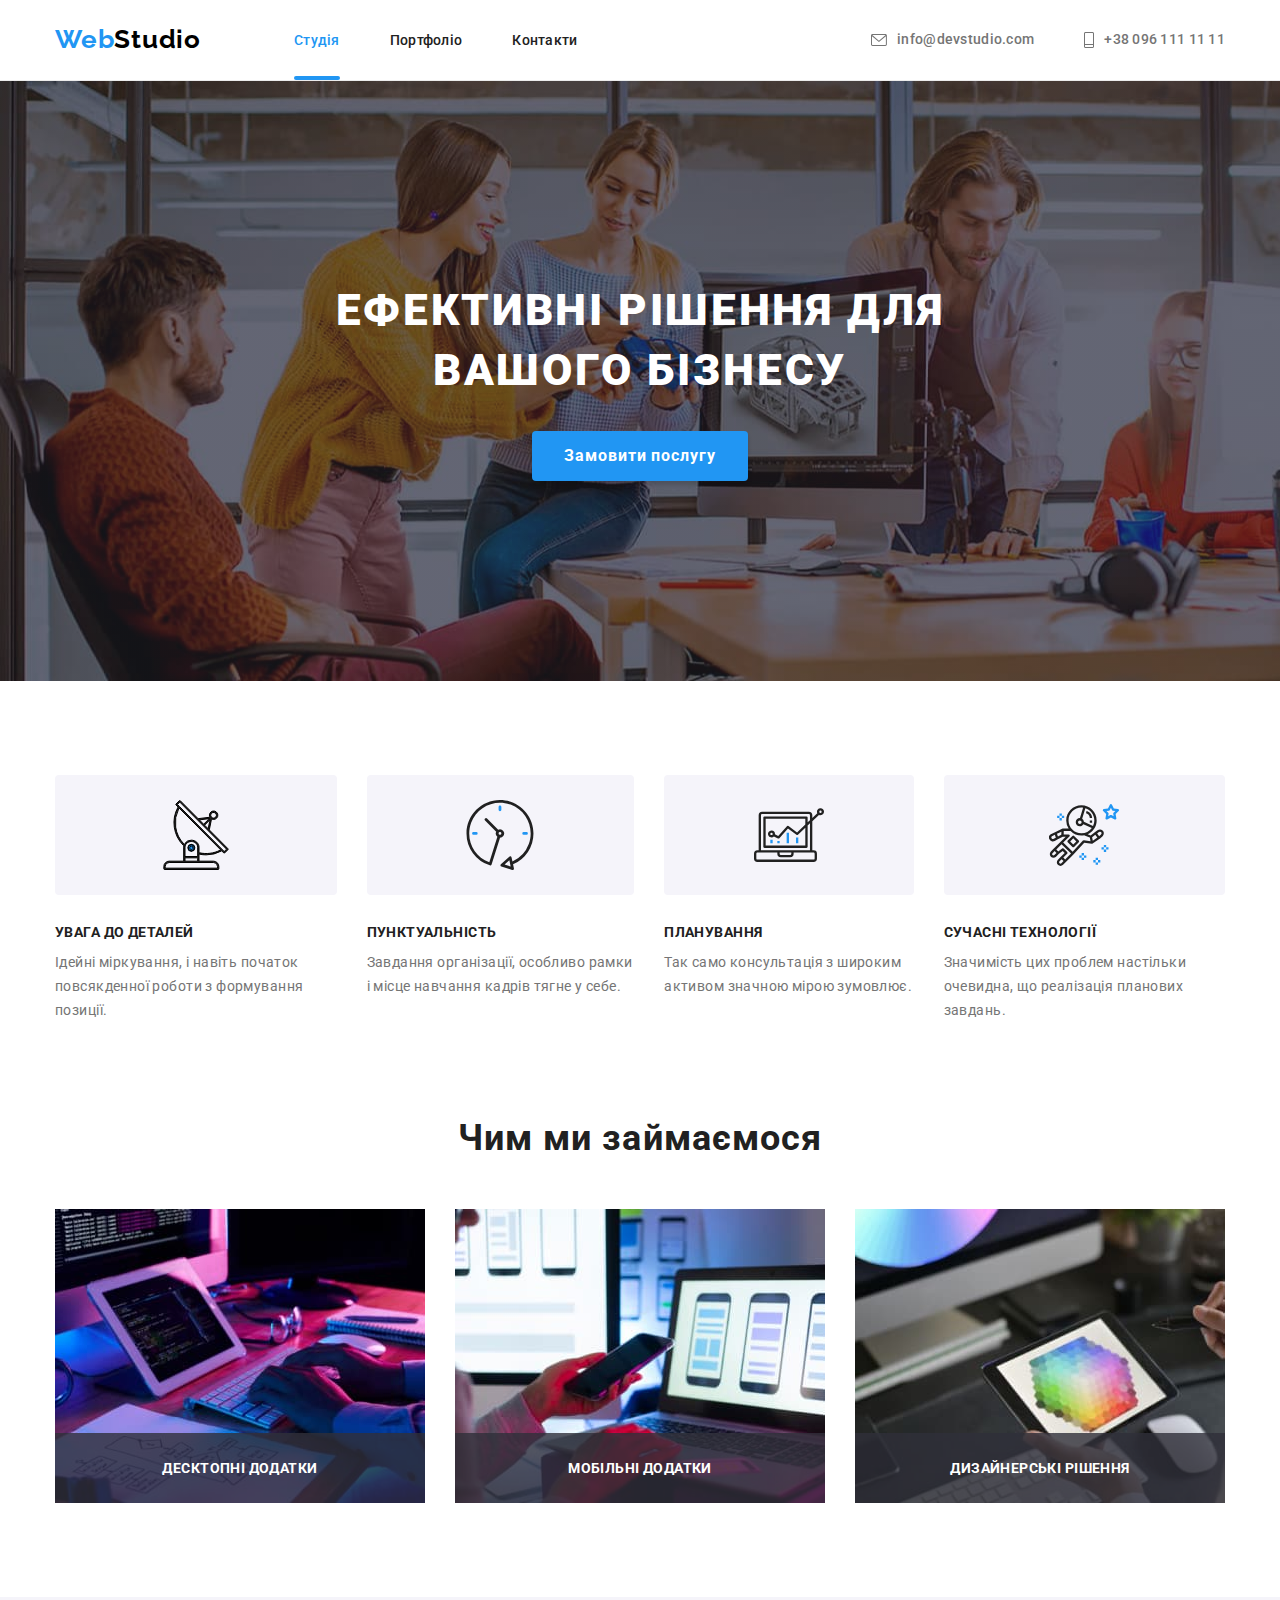
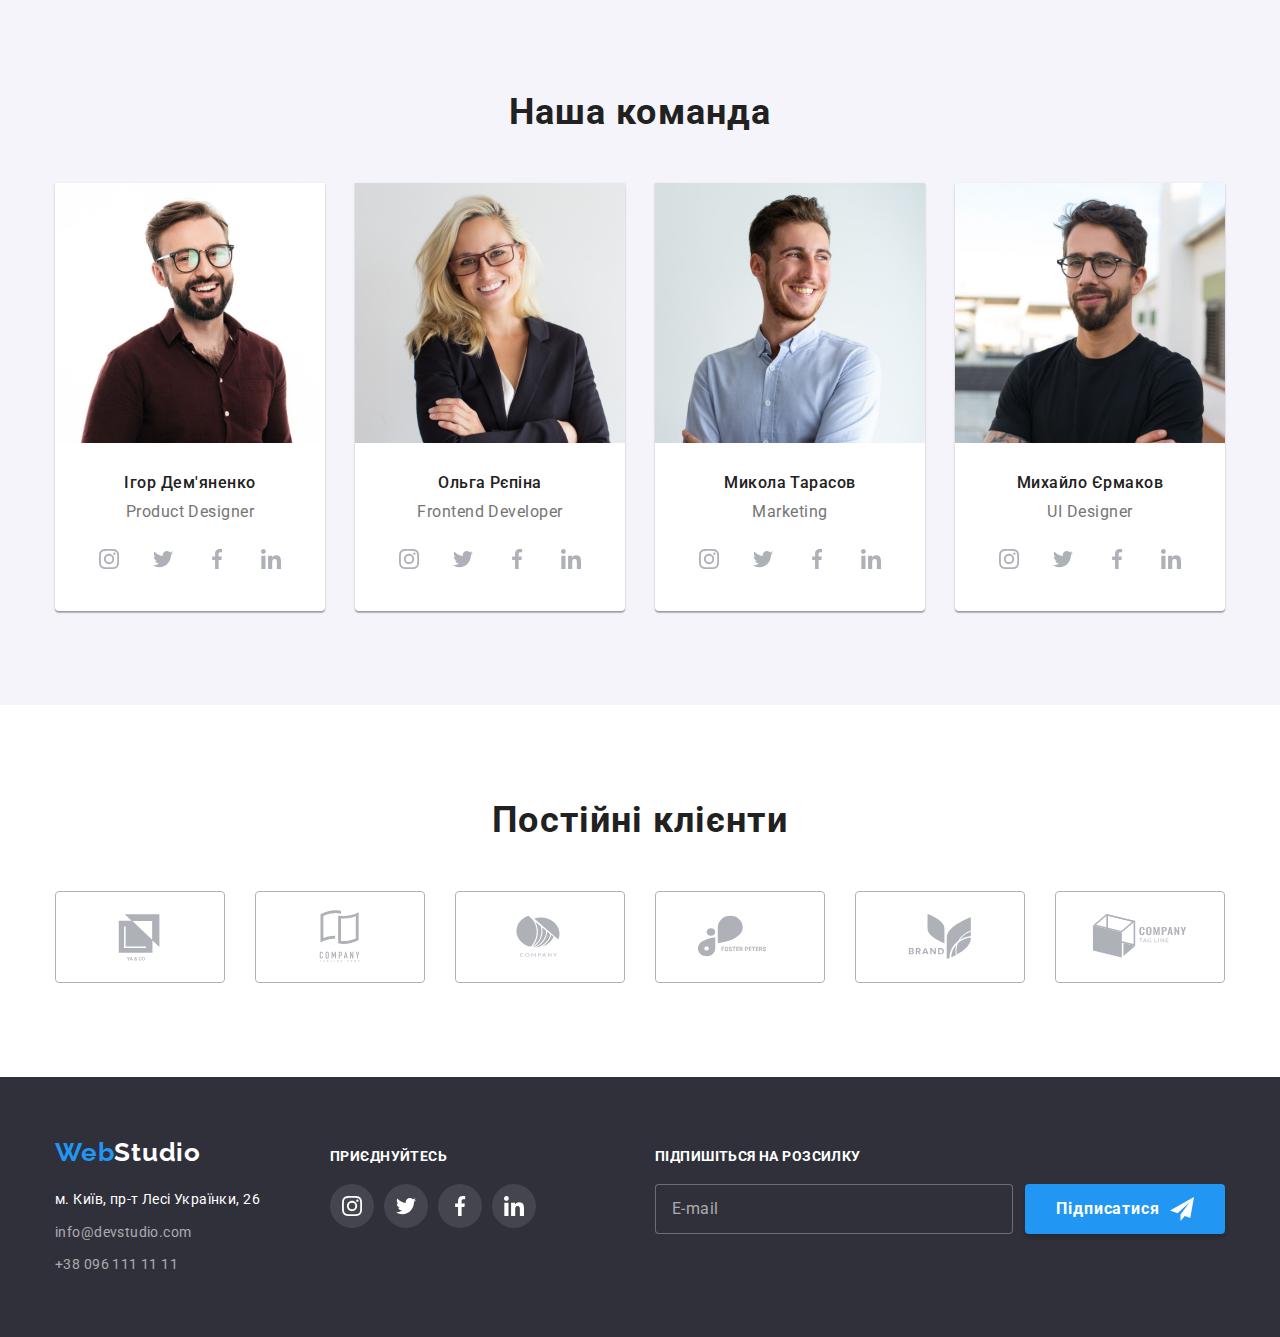
<file: index.html>
<!DOCTYPE html>
<html lang="uk">
  <head>
    <meta charset="UTF-8" />
    <meta http-equiv="X-UA-Compatible" content="IE=edge" />
    <meta name="viewport" content="width=device-width, initial-scale=1.0" />
    <title>Студія</title>
    <link rel="preconnect" href="https://fonts.googleapis.com" />
    <link rel="preconnect" href="https://fonts.gstatic.com" crossorigin />
    <link
      href="https://fonts.googleapis.com/css2?family=Raleway:wght@700&family=Roboto:wght@400;500;700;900&display=swap"
      rel="stylesheet"
    />
    <link
      rel="stylesheet"
      href="https://cdnjs.cloudflare.com/ajax/libs/modern-normalize/1.1.0/modern-normalize.min.css"
    />
    <link rel="stylesheet" href="./css/main.min.css" />
  </head>
  <body>
    <!-- Шапка страницы -->
    <header class="hat">
      <div class="container">
        <nav>
          <a href="./index.html" class="link logo"><span>Web</span>Studio</a>
          <ul class="list site-nav">
            <li>
              <a class="link current" href="./index.html">Студія</a>
            </li>
            <li>
              <a class="link" href="./portfolio.html">Портфоліо</a>
            </li>
            <li>
              <a class="link" href="#">Контакти</a>
            </li>
          </ul>
        </nav>
        <ul class="auth-nav list">
          <li class="icon-list">
            <a class="link mail-icon" href="mailto:info@devstudio.com"
              ><svg
                class="hat-icon-img"
                aria-label="логотип конверт"
                width="16"
                height="12"
              >
                <use href="./images/sprite.svg#icon-mail"></use></svg
              ><span>info@devstudio.com</span></a
            >
          </li>
          <li class="icon-list">
            <a class="link phone-icon" href="tel:+380961111111"
              ><svg
                class="hat-icon-img"
                aria-label="логотип конверт"
                width="10"
                height="16"
              >
                <use href="./images/sprite.svg#icon-phone"></use></svg
              ><span>+38 096 111 11 11</span></a
            >
          </li>
        </ul>
      </div>
    </header>
    <!-- Основной контент страницы -->
    <main>
      <!--! Блок с главным заголовком -->
      <section class="hero background">
        <div class="container">
          <h1 class="hero__title">Ефективні рішення для вашого бізнесу</h1>
          <button type="button" class="hero__button" data-modal-open>
            Замовити послугу
          </button>
        </div>
      </section>
      <!--! Блок про виды деятельности -->
      <section class="activities-section">
        <div class="container">
          <ul class="list activities-list">
            <li class="activities-list__item">
              <div class="activities-list__icon-wrap">
                <svg class="activities-list__icon" width="70" height="70">
                  <use href="./images/sprite.svg#icon-antenna"></use>
                </svg>
              </div>
              <h3 class="activities-section__title section-title">УВАГА ДО ДЕТАЛЕЙ</h3>
              <p class="activities-list__text">
                Ідейні міркування, і навіть початок повсякденної роботи з
                формування позиції.
              </p>
            </li>
            <li class="punctuality-list">
              <div class="activities-list__icon-wrap">
                <svg class="activities-list__icon" width="70" height="70">
                  <use href="./images/sprite.svg#icon-clock"></use>
                </svg>
              </div>
              <h3 class="activities-section__title section-title">ПУНКТУАЛЬНІСТЬ</h3>
              <p class="activities-list__text">
                Завдання організації, особливо рамки і місце навчання кадрів
                тягне у себе.
              </p>
            </li>
            <li class="planning-list">
              <div class="activities-list__icon-wrap">
                <svg class="activities-list__icon" width="70" height="70">
                  <use href="./images/sprite.svg#icon-diagram"></use>
                </svg>
              </div>
              <h3 class="activities-section__title section-title">ПЛАНУВАННЯ</h3>
              <p class="activities-list__text">
                Так само консультація з широким активом значною мірою зумовлює.
              </p>
            </li>
            <li class="technology-list">
              <div class="activities-list__icon-wrap">
                <svg class="activities-list__icon" width="70" height="70">
                  <use href="./images/sprite.svg#icon-astronaut"></use>
                </svg>
              </div>
              <h3 class="activities-section__title section-title">СУЧАСНІ ТЕХНОЛОГІЇ</h3>
              <p class="activities-list__text">
                Значимість цих проблем настільки очевидна, що реалізація
                планових завдань.
              </p>
            </li>
          </ul>
        </div>
      </section>
      <!--! Блок чем мы занимаемся-->
      <section class="metier-section">
        <div class="container">
          <h2 class="main section-title">Чим ми займаємося</h2>
          <ul class="list activity-list">
            <li class="activity-list__item_relative">
              <img class="activity-list__img"
                src="./images/what-we-do-1.jpg"
                alt="Якісне програмування"
                width="370"
                height="294"
              />
              <div class="activity-list__label_absolute">
                <p class="activity-list__text">Десктопні додатки</p>
              </div>
            </li>
            <li class="activity-list__item_relative">
              <img class="activity-list__img"
                src="./images/what-we-do-2.jpg"
                alt="Сучасні технології"
                width="370"
                height="294"
              />
              <div class="activity-list__label_absolute">
                <p class="activity-list__text">Мобільні додатки</p>
              </div>
            </li>
            <li class="activity-list__item_relative">
              <img class="activity-list__img"
                src="./images/what-we-do-3.jpg"
                alt="Дизайнерскі рішення"
                width="370"
                height="294"
              />
              <div class="activity-list__label_absolute">
                <p class="activity-list__text">Дизайнерські рішення</p>
              </div>
            </li>
          </ul>
        </div>
      </section>
      <!--! Блок наша команда -->
      <section class="main team-section">
        <div class="container">
          <h2 class="main section-title">Наша команда</h2>
          <ul class="list team-list">
            <li class="team-list__item">
              <img class="team-list__img"
                src="./images/photo-1.jpg"
                alt="Фото Ігор Дем'яненко"
                width="270"
                height="260"
              />
              <h3 class="team-list__title section-title">Ігор Дем'яненко</h3>
              <p class="team-list__text">Product Designer</p>
              <ul class="list team-social-list">
                <li class="team-social-list__item">
                  <a class="team-social-list__icon" href="https://www.instagram.com/">
                    <svg
                      class="icon-img"
                      aria-label="логотип инстаграм"
                      width="20"
                      height="20"
                    >
                      <use href="./images/sprite.svg#icon-instagram"></use>
                    </svg>
                  </a>
                </li>
                <li class="team-social-list__item">
                  <a class="team-social-list__icon" href="https://twitter.com/?lang=ua">
                    <svg
                      class="icon-img"
                      aria-label="логотип твітер"
                      width="20"
                      height="20"
                    >
                      <use href="./images/sprite.svg#icon-twitter"></use>
                    </svg>
                  </a>
                </li>
                <li class="team-social-list__item">
                  <a class="team-social-list__icon" href="https://www.facebook.com/">
                    <svg
                      class="icon-img"
                      aria-label="логотип фейсбук"
                      width="20"
                      height="20"
                    >
                      <use href="./images/sprite.svg#icon-facebook"></use>
                    </svg>
                  </a>
                </li>
                <li class="team-social-list__item">
                  <a class="team-social-list__icon" href="https://ua.linkedin.com/">
                    <svg
                      class="icon-img"
                      aria-label="логотип лінкедін"
                      width="20"
                      height="20"
                    >
                      <use href="./images/sprite.svg#icon-linkedin"></use>
                    </svg>
                  </a>
                </li>
              </ul>
            </li>
            <li class="team-list__item">
              <img class="team-list__img"
                src="./images/photo-2.jpg"
                alt="Фото Ольга Рєпіна"
                width="270"
                height="260"
              />
              <h3 class="team-list__title section-title">Ольга Рєпіна</h3>
              <p class="team-list__text">Frontend Developer</p>
              <ul class="list team-social-list">
                <li class="team-social-list__item">
                  <a class="team-social-list__icon" href="https://www.instagram.com/">
                    <svg
                      class="icon-img"
                      aria-label="логотип инстаграм"
                      width="20"
                      height="20"
                    >
                      <use href="./images/sprite.svg#icon-instagram"></use>
                    </svg>
                  </a>
                </li>
                <li class="team-social-list__item">
                  <a class="team-social-list__icon" href="https://twitter.com/?lang=ua">
                    <svg
                      class="icon-img"
                      aria-label="логотип твітер"
                      width="20"
                      height="20"
                    >
                      <use href="./images/sprite.svg#icon-twitter"></use>
                    </svg>
                  </a>
                </li>
                <li class="team-social-list__item">
                  <a class="team-social-list__icon" href="https://www.facebook.com/">
                    <svg
                      class="icon-img"
                      aria-label="логотип фейсбук"
                      width="20"
                      height="20"
                    >
                      <use href="./images/sprite.svg#icon-facebook"></use>
                    </svg>
                  </a>
                </li>
                <li class="team-social-list__item">
                  <a class="team-social-list__icon" href="https://ua.linkedin.com/">
                    <svg
                      class="icon-img"
                      aria-label="логотип лінкедін"
                      width="20"
                      height="20"
                    >
                      <use href="./images/sprite.svg#icon-linkedin"></use>
                    </svg>
                  </a>
                </li>
              </ul>
            </li>
            <li class="team-list__item">
              <img class="team-list__img"
                src="./images/photo-3.jpg"
                alt="Фото Микола Тарасов"
                width="270"
                height="260"
              />
              <h3 class="team-list__title section-title">Микола Тарасов</h3>
              <p class="team-list__text">Marketing</p>
              <ul class="list team-social-list">
                <li class="team-social-list__item">
                  <a class="team-social-list__icon" href="https://www.instagram.com/">
                    <svg
                      class="icon-img"
                      aria-label="логотип инстаграм"
                      width="20"
                      height="20"
                    >
                      <use href="./images/sprite.svg#icon-instagram"></use>
                    </svg>
                  </a>
                </li>
                <li class="team-social-list__item">
                  <a class="team-social-list__icon" href="https://twitter.com/?lang=ua">
                    <svg
                      class="icon-img"
                      aria-label="логотип твітер"
                      width="20"
                      height="20"
                    >
                      <use href="./images/sprite.svg#icon-twitter"></use>
                    </svg>
                  </a>
                </li>
                <li class="team-social-list__item">
                  <a class="team-social-list__icon" href="https://www.facebook.com/">
                    <svg
                      class="icon-img"
                      aria-label="логотип фейсбук"
                      width="20"
                      height="20"
                    >
                      <use href="./images/sprite.svg#icon-facebook"></use>
                    </svg>
                  </a>
                </li>
                <li class="team-social-list__item">
                  <a class="team-social-list__icon" href="https://ua.linkedin.com/">
                    <svg
                      class="icon-img"
                      aria-label="логотип лінкедін"
                      width="20"
                      height="20"
                    >
                      <use href="./images/sprite.svg#icon-linkedin"></use>
                    </svg>
                  </a>
                </li>
              </ul>
            </li>
            <li class="team-list__item">
              <img class="team-list__img"
                src="./images/photo-4.jpg"
                alt="Фото Михайло Єрмаков"
                width="270"
                height="260"
              />
              <h3 class="team-list__title section-title">Михайло Єрмаков</h3>
              <p class="team-list__text">UI Designer</p>
              <ul class="list team-social-list">
                <li class="team-social-list__item">
                  <a class="team-social-list__icon" href="https://www.instagram.com/">
                    <svg
                      class="icon-img"
                      aria-label="логотип инстаграм"
                      width="20"
                      height="20"
                    >
                      <use href="./images/sprite.svg#icon-instagram"></use>
                    </svg>
                  </a>
                </li>
                <li class="team-social-list__item">
                  <a class="team-social-list__icon" href="https://twitter.com/?lang=ua">
                    <svg
                      class="icon-img"
                      aria-label="логотип твітер"
                      width="20"
                      height="20"
                    >
                      <use href="./images/sprite.svg#icon-twitter"></use>
                    </svg>
                  </a>
                </li>
                <li class="team-social-list__item">
                  <a class="team-social-list__icon" href="https://www.facebook.com/">
                    <svg
                      class="icon-img"
                      aria-label="логотип фейсбук"
                      width="20"
                      height="20"
                    >
                      <use href="./images/sprite.svg#icon-facebook"></use>
                    </svg>
                  </a>
                </li>
                <li class="team-social-list__item">
                  <a class="team-social-list__icon" href="https://ua.linkedin.com/">
                    <svg
                      class="icon-img"
                      aria-label="логотип лінкедін"
                      width="20"
                      height="20"
                    >
                      <use href="./images/sprite.svg#icon-linkedin"></use>
                    </svg>
                  </a>
                </li>
              </ul>
            </li>
          </ul>
        </div>
      </section>
      <!-- !Наши клиенты -->
      <section class="clients-section">
        <div class="container">
          <h2 class="main section-title">Постійні клієнти</h2>
          <ul class="list clients-social-list">
            <li class="clients-social-list__item">
              <a class="clients-social-list__icon" href="#">
                <svg
                  class="clients-social-list__img"
                  aria-label="логотип"
                  width="106"
                  height="60"
                >
                  <use href="./images/sprite.svg#icon-Logo1"></use>
                </svg>
              </a>
            </li>
            <li class="clients-social-list__item">
              <a class="clients-social-list__icon" href="">
                <svg class="clients-social-list__img" aria-label="логотип" width="106" height="60">
                  <use href="./images/sprite.svg#icon-Logo2"></use>
                </svg>
              </a>
            </li>
            <li class="clients-social-list__item">
              <a class="clients-social-list__icon" href="">
                <svg class="clients-social-list__img" aria-label="логотип" width="106" height="60">
                  <use href="./images/sprite.svg#icon-Logo3"></use>
                </svg>
              </a>
            </li>
            <li class="clients-social-list__item">
              <a class="clients-social-list__icon" href="">
                <svg class="clients-social-list__img" aria-label="логотип" width="106" height="60">
                  <use href="./images/sprite.svg#icon-Logo4"></use>
                </svg>
              </a>
            </li>
            <li class="clients-social-list__item">
              <a class="clients-social-list__icon" href="">
                <svg class="clients-social-list__img" aria-label="логотип" width="106" height="60">
                  <use href="./images/sprite.svg#icon-Logo5"></use>
                </svg>
              </a>
            </li>
            <li class="clients-social-list__item">
              <a class="clients-social-list__icon" href="">
                <svg class="clients-social-list__img" aria-label="логотип" width="106" height="60">
                  <use href="./images/sprite.svg#icon-Logo6"></use>
                </svg>
              </a>
            </li>
          </ul>
        </div>
      </section>
    </main>
    <!-- Подвал -->
    <footer class="footer">
      <div class="container footer-container">
        <div class="maine-footer-address">
          <a href="./index.html" class="link footer-logo"
            ><span>Web</span>Studio</a
          >
          <address>
            <ul class="list footer-list">
              <li>
                <a
                  class="link footer-address"
                  href="https://goo.gl/maps/zWoMhrCf9LB65Ygm6"
                  target="_blank"
                  rel="noopener noreferrer nofollow"
                  >м. Київ, пр-т Лесі Українки, 26</a
                >
              </li>
              <li>
                <a class="link footer-mail" href="mailto:info@devstudio.com"
                  >info@devstudio.com</a
                >
              </li>
              <li>
                <a class="link footer-tel" href="tel:+380961111111"
                  >+38 096 111 11 11</a
                >
              </li>
            </ul>
          </address>
        </div>
        <div class="footer-social">
          <p class="footer-title">Приєднуйтесь</p>
          <ul class="list footer-social-list">
            <li class="hover-icon">
              <a class="footer-social-icon" href="">
                <svg
                  class="icon-img"
                  aria-label="логотип инстаграм"
                  width="20"
                  height="20"
                >
                  <use href="./images/sprite.svg#icon-instagram"></use>
                </svg>
              </a>
            </li>
            <li class="hover-icon">
              <a class="footer-social-icon" href="">
                <svg
                  class="icon-img"
                  aria-label="логотип твітер"
                  width="20"
                  height="20"
                >
                  <use href="./images/sprite.svg#icon-twitter"></use>
                </svg>
              </a>
            </li>
            <li class="hover-icon">
              <a class="footer-social-icon" href="">
                <svg
                  class="icon-img"
                  aria-label="логотип фейсбук"
                  width="20"
                  height="20"
                >
                  <use href="./images/sprite.svg#icon-facebook"></use>
                </svg>
              </a>
            </li>
            <li class="hover-icon">
              <a class="footer-social-icon" href="">
                <svg
                  class="icon-img"
                  aria-label="логотип лінкедін"
                  width="20"
                  height="20"
                >
                  <use href="./images/sprite.svg#icon-linkedin"></use>
                </svg>
              </a>
            </li>
          </ul>
        </div>
        <form class="footer-mail">
          <p class="footer-title">Підпишіться на розсилку</p>
          <div class="footer-label">
            <label>
              <input
                type="email"
                class="footer-input"
                placeholder="E-mail"
                required
                name="user-mail-for-sing"
              />
            </label>
            <button class="footer-button" type="submit">
              Підписатися
              <svg class="footer-send-icon" width="24" height="24">
                <use href="./images/sprite.svg#icon-footer-send"></use>
              </svg>
            </button>
          </div>
        </form>
      </div>
    </footer>
    <!-- !Модальное окно -->
    <div class="backdrop is-hidden" data-modal>
      <div class="modal">
        <button type="button" class="modal-button" data-modal-close>
          <svg class="modal-close" width="18" height="18">
            <use class="icon-x" href="./images/sprite.svg#icon-X"></use>
          </svg>
        </button>
        <form class="contact-form">
          <p>Залиште свої дані, ми вам передзвонимо</p>
          <div class="field">
            <label for="user-name" class="form-label">Ім'я</label>
            <span class="for-icon">
              <input
                required
                pattern="[a-zA-Zа-яА-ЯіІїЇ`ʼ]+"
                type="text"
                name="user-name"
                id="user-name"
                class="forms user-info"
              />
              <svg class="icon-forms" width="18" height="18">
                <use href="./images/sprite.svg#icon-person-black"></use>
              </svg>
            </span>
          </div>
          <div class="field">
            <label for="user-tel" class="form-label">Телефон</label>
            <span class="for-icon">
              <input
                required
                pattern="[0-9]{10}"
                type="tel"
                name="user-tel"
                id="user-tel"
                class="forms user-info"
              />
              <svg class="icon-forms" width="18" height="18">
                <use href="./images/sprite.svg#icon-phone-black"></use>
              </svg>
            </span>
          </div>
          <div class="field">
            <label for="user-mail" class="form-label">Пошта</label>
            <span class="for-icon">
              <input
                required
                type="email"
                name="user-mail"
                id="user-mail"
                class="forms user-info"
              />
              <svg class="icon-forms" width="18" height="18">
                <use href="./images/sprite.svg#icon-email-black"></use>
              </svg>
            </span>
          </div>
          <div class="field-area">
            <label for="user-coment" class="form-label">Коментар</label>
            <textarea
              placeholder="Введіть текст"
              name="user-coment"
              id="user-coment"
              class="forms coment-area"
            ></textarea>
          </div>
          <label class="agreement-label">
            <input
              type="checkbox"
              class="form-check"
              name="user-policy"
              required
            />
            <svg class="check">
              <use
                class="icon-check"
                href="./images/sprite.svg#icon-check"
              ></use>
            </svg>
            Погоджуюся з розсилкою та приймаю&nbsp;<a href="#"
              >Умови договору</a
            >
          </label>
          <button type="submit" class="submit-button">Відправити</button>
        </form>
      </div>
    </div>
    <script src="./js/modal.js"></script>
  </body>
</html>
</file>
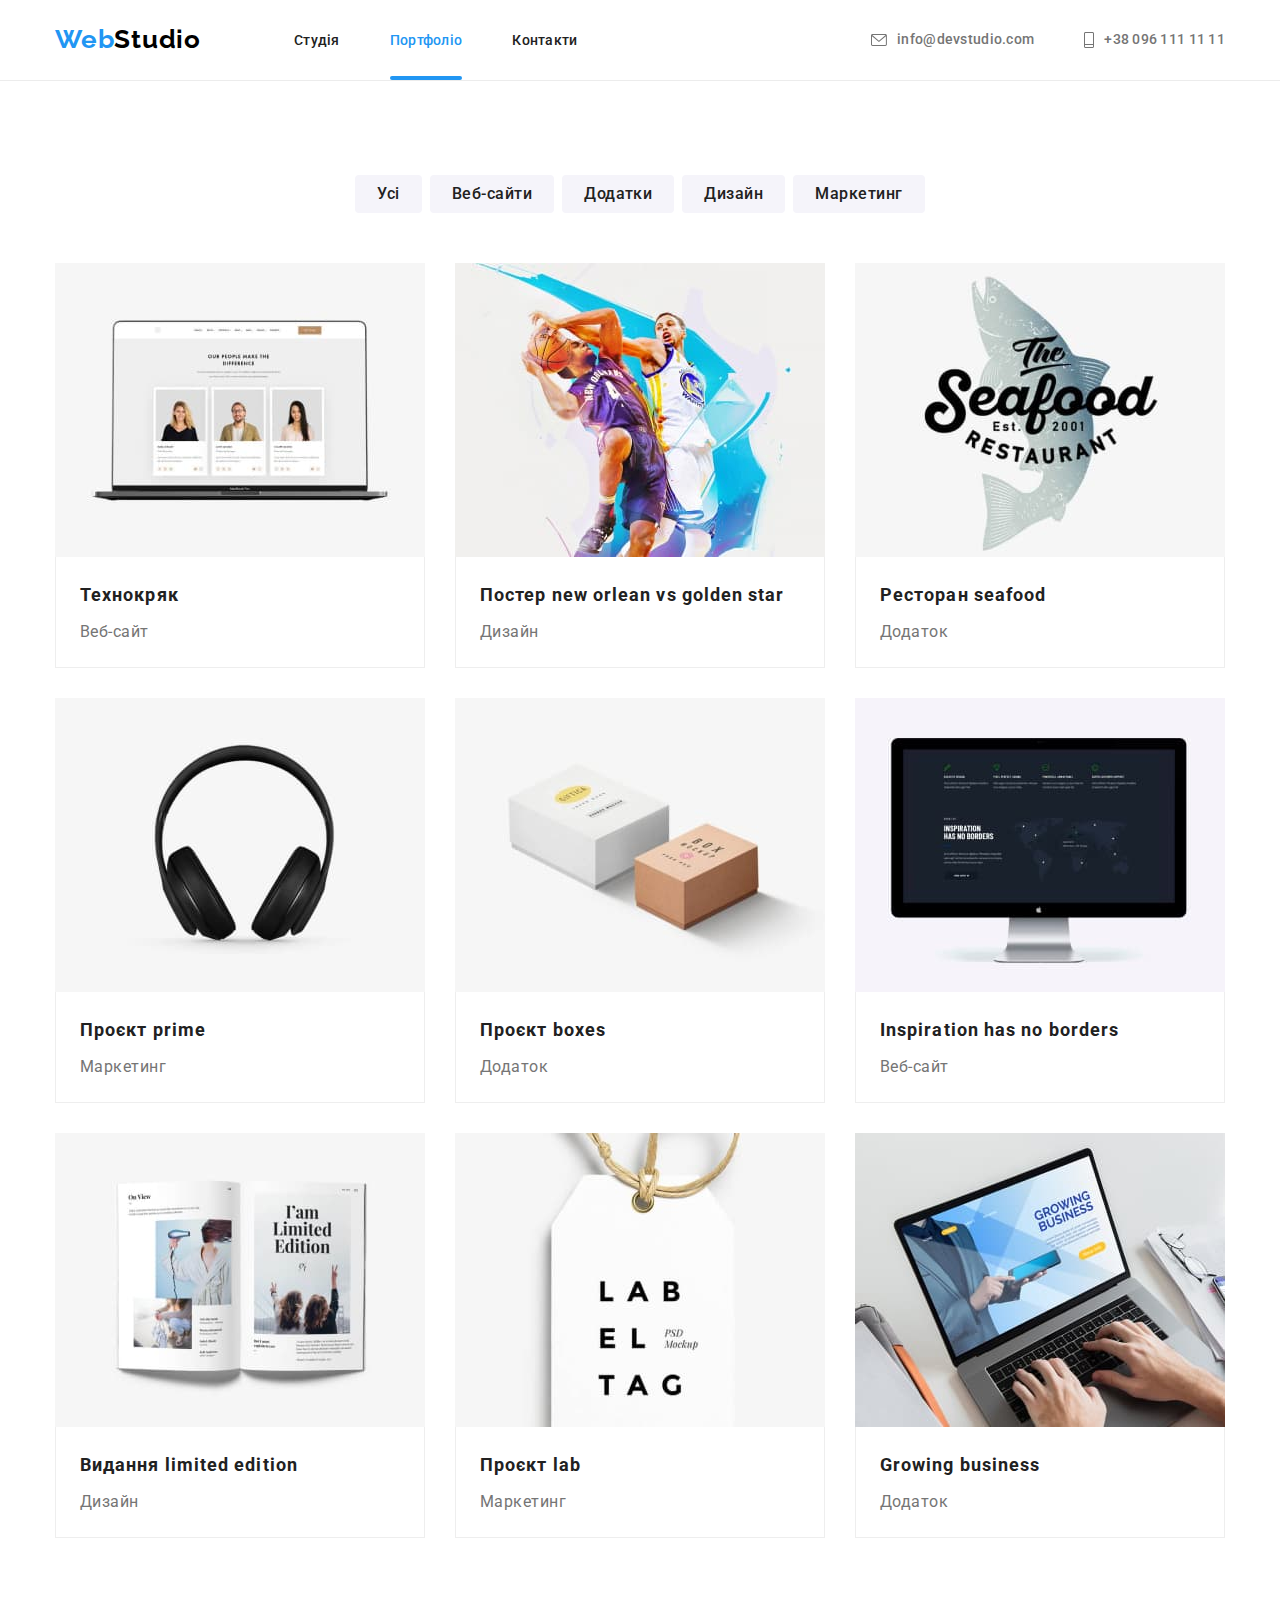
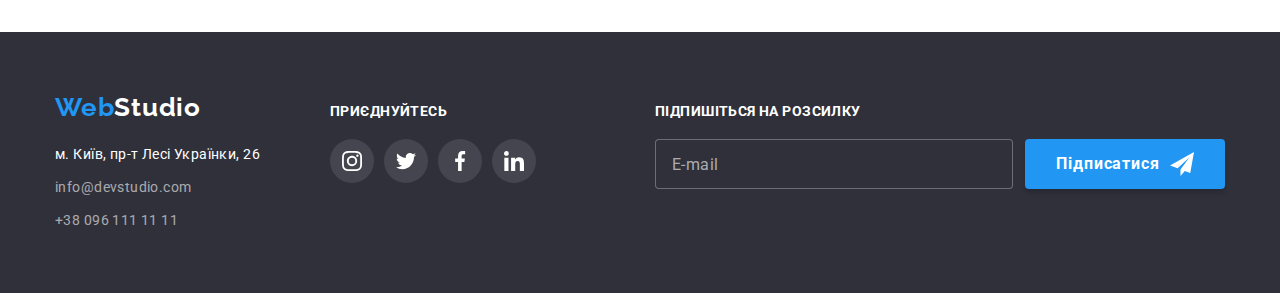
<file: portfolio.html>
<!DOCTYPE html>
<html lang="uk">
  <head>
    <meta charset="UTF-8" />
    <meta http-equiv="X-UA-Compatible" content="IE=edge" />
    <meta name="viewport" content="width=device-width, initial-scale=1.0" />
    <title>Студія</title>
    <link rel="preconnect" href="https://fonts.googleapis.com" />
    <link rel="preconnect" href="https://fonts.gstatic.com" crossorigin />
    <link
      href="https://fonts.googleapis.com/css2?family=Raleway:wght@700&family=Roboto:wght@400;500;700;900&display=swap"
      rel="stylesheet"
    />
    <link
      rel="stylesheet"
      href="https://cdnjs.cloudflare.com/ajax/libs/modern-normalize/1.1.0/modern-normalize.min.css"
    />
    <link rel="stylesheet" href="./css/main.min.css" />
  </head>
  <body>
    <!-- Шапка страницы -->
    <header class="hat">
      <div class="container">
        <nav>
          <a href="./index.html" class="link logo"><span>Web</span>Studio</a>
          <ul class="site-nav list">
            <li><a class="link" href="./index.html">Студія</a></li>
            <li>
              <a class="link current" href="./portfolio.html">Портфоліо</a>
            </li>
            <li><a class="link" href="#">Контакти</a></li>
          </ul>
        </nav>
        <ul class="auth-nav list">
          <li class="icon-list">
            <a class="link mail-icon" href="mailto:info@devstudio.com"
              ><svg
                class="hat-icon-img"
                aria-label="логотип конверт"
                width="16"
                height="12"
              >
                <use href="./images/sprite.svg#icon-mail"></use></svg
              ><span>info@devstudio.com</span></a
            >
          </li>
          <li class="icon-list">
            <a class="link phone-icon" href="tel:+380961111111"
              ><svg
                class="hat-icon-img"
                aria-label="логотип конверт"
                width="10"
                height="16"
              >
                <use href="./images/sprite.svg#icon-phone"></use></svg
              ><span>+38 096 111 11 11</span></a
            >
          </li>
        </ul>
      </div>
    </header>
    <!-- Основной контент -->
    <main>
      <section class="portfolio-section">
        <div class="container">
          <h1 class="visually-hidden">Портфоліо</h1>
          <!--! фильтр -->
          <ul class="list filter">
            <li><button type="button" class="button">Усі</button></li>
            <li><button type="button" class="button">Веб-сайти</button></li>
            <li><button type="button" class="button">Додатки</button></li>
            <li><button type="button" class="button">Дизайн</button></li>
            <li><button type="button" class="button">Маркетинг</button></li>
          </ul>
          <!--! Галерея -->
          <ul class="gallery list">
            <li>
              <a class="hover-card" href="">
                <div class="overlay-box">
                  <img
                    src="./images/portfolio/web-1.jpg"
                    alt="Відкритий ноутбук"
                    width="370"
                    height="294"
                  />
                  <p class="overlay">
                    Ресурс пропонує комплексні пропозиції з різним рівнем
                    функціоналу та сервісів. Все це дозволить відвідувачу
                    отримати вичерпні відомості про компанію чи приватну особу.
                  </p>
                </div>
                <div class="border">
                  <h2 class="section-title">Технокряк</h2>
                  <p>Веб-сайт</p>
                </div>
              </a>
            </li>
            <li>
              <a class="hover-card" href="">
                <div class="overlay-box">
                  <img
                    src="./images/portfolio/design-1.jpg"
                    alt="Два баскетболісти з м'ячем"
                    width="370"
                    height="294"
                  />
                  <p class="overlay">
                    Ресурс пропонує комплексні пропозиції з різним рівнем
                    функціоналу та сервісів. Все це дозволить відвідувачу
                    отримати вичерпні відомості про компанію чи приватну особу.
                  </p>
                </div>
                <div class="border">
                  <h2 class="section-title">
                    Постер new orlean vs golden star
                  </h2>
                  <p>Дизайн</p>
                </div>
              </a>
            </li>
            <li>
              <a class="hover-card" href="">
                <div class="overlay-box">
                  <img
                    src="./images/portfolio/app-1.jpg"
                    alt="Логотип ресторану морської їжі"
                    width="370"
                    height="294"
                  />
                  <p class="overlay">
                    Ресурс пропонує комплексні пропозиції з різним рівнем
                    функціоналу та сервісів. Все це дозволить відвідувачу
                    отримати вичерпні відомості про компанію чи приватну особу.
                  </p>
                </div>
                <div class="border">
                  <h2 class="section-title">Ресторан seafood</h2>
                  <p>Додаток</p>
                </div>
              </a>
            </li>
            <li>
              <a class="hover-card" href="">
                <div class="overlay-box">
                  <img
                    src="./images/portfolio/marketing-1.jpg"
                    alt="Навушники"
                    width="370"
                    height="294"
                  />
                  <p class="overlay">
                    Ресурс пропонує комплексні пропозиції з різним рівнем
                    функціоналу та сервісів. Все це дозволить відвідувачу
                    отримати вичерпні відомості про компанію чи приватну особу.
                  </p>
                </div>
                <div class="border">
                  <h2 class="section-title">Проєкт prime</h2>
                  <p>Маркетинг</p>
                </div>
              </a>
            </li>
            <li>
              <a class="hover-card" href="">
                <div class="overlay-box">
                  <img
                    src="./images/portfolio/app-2.jpg"
                    alt="Дві коробки білого та коричневого кольорів"
                    width="370"
                    height="294"
                  />
                  <p class="overlay">
                    Ресурс пропонує комплексні пропозиції з різним рівнем
                    функціоналу та сервісів. Все це дозволить відвідувачу
                    отримати вичерпні відомості про компанію чи приватну особу.
                  </p>
                </div>
                <div class="border">
                  <h2 class="section-title">Проєкт boxes</h2>
                  <p>Додаток</p>
                </div>
              </a>
            </li>
            <li>
              <a class="hover-card" href="">
                <div class="overlay-box">
                  <img
                    src="./images/portfolio/web-2.jpg"
                    alt="Монітор з відкритим сайтом"
                    width="370"
                    height="294"
                  />
                  <p class="overlay">
                    Ресурс пропонує комплексні пропозиції з різним рівнем
                    функціоналу та сервісів. Все це дозволить відвідувачу
                    отримати вичерпні відомості про компанію чи приватну особу.
                  </p>
                </div>
                <div class="border">
                  <h2 class="section-title">Inspiration has no borders</h2>
                  <p>Веб-сайт</p>
                </div>
              </a>
            </li>
            <li>
              <a class="hover-card" href="">
                <div class="overlay-box">
                  <img
                    src="./images/portfolio/design-2.jpg"
                    alt="Відкритий журнал"
                    width="370"
                    height="294"
                  />
                  <p class="overlay">
                    Ресурс пропонує комплексні пропозиції з різним рівнем
                    функціоналу та сервісів. Все це дозволить відвідувачу
                    отримати вичерпні відомості про компанію чи приватну особу.
                  </p>
                </div>
                <div class="border">
                  <h2 class="section-title">Видання limited edition</h2>
                  <p>Дизайн</p>
                </div>
              </a>
            </li>
            <li>
              <a class="hover-card" href="">
                <div class="overlay-box">
                  <img
                    src="./images/portfolio/marketing-2.jpg"
                    alt="Ярлик з брендовим логотипом"
                    width="370"
                    height="294"
                  />
                  <p class="overlay">
                    Ресурс пропонує комплексні пропозиції з різним рівнем
                    функціоналу та сервісів. Все це дозволить відвідувачу
                    отримати вичерпні відомості про компанію чи приватну особу.
                  </p>
                </div>
                <div class="border">
                  <h2 class="section-title">Проєкт lab</h2>
                  <p>Маркетинг</p>
                </div>
              </a>
            </li>
            <li>
              <a class="hover-card" href="">
                <div class="overlay-box">
                  <img
                    src="./images/portfolio/app-3.jpg"
                    alt="Людина друкує на ноутбуці"
                    width="370"
                    height="294"
                  />
                  <p class="overlay">
                    Ресурс пропонує комплексні пропозиції з різним рівнем
                    функціоналу та сервісів. Все це дозволить відвідувачу
                    отримати вичерпні відомості про компанію чи приватну особу.
                  </p>
                </div>
                <div class="border">
                  <h2 class="section-title">Growing business</h2>
                  <p>Додаток</p>
                </div>
              </a>
            </li>
          </ul>
        </div>
      </section>
    </main>
    <!-- Подвал -->
    <footer class="footer">
      <div class="container footer-container">
        <div class="maine-footer-address">
          <a href="./index.html" class="link footer-logo"
            ><span>Web</span>Studio</a
          >
          <address>
            <ul class="list footer-list">
              <li>
                <a
                  class="link footer-address"
                  href="https://goo.gl/maps/zWoMhrCf9LB65Ygm6"
                  target="_blank"
                  rel="noopener noreferrer nofollow"
                  >м. Київ, пр-т Лесі Українки, 26</a
                >
              </li>
              <li>
                <a class="link footer-mail" href="mailto:info@devstudio.com"
                  >info@devstudio.com</a
                >
              </li>
              <li>
                <a class="link footer-tel" href="tel:+380961111111"
                  >+38 096 111 11 11</a
                >
              </li>
            </ul>
          </address>
        </div>
        <div class="footer-social">
          <p class="footer-title">Приєднуйтесь</p>
          <ul class="list footer-social-list">
            <li class="hover-icon">
              <a class="footer-social-icon" href="">
                <svg
                  class="icon-img"
                  aria-label="логотип инстаграм"
                  width="20"
                  height="20"
                >
                  <use href="./images/sprite.svg#icon-instagram"></use>
                </svg>
              </a>
            </li>
            <li class="hover-icon">
              <a class="footer-social-icon" href="">
                <svg
                  class="icon-img"
                  aria-label="логотип твітер"
                  width="20"
                  height="20"
                >
                  <use href="./images/sprite.svg#icon-twitter"></use>
                </svg>
              </a>
            </li>
            <li class="hover-icon">
              <a class="footer-social-icon" href="">
                <svg
                  class="icon-img"
                  aria-label="логотип фейсбук"
                  width="20"
                  height="20"
                >
                  <use href="./images/sprite.svg#icon-facebook"></use>
                </svg>
              </a>
            </li>
            <li class="hover-icon">
              <a class="footer-social-icon" href="">
                <svg
                  class="icon-img"
                  aria-label="логотип лінкедін"
                  width="20"
                  height="20"
                >
                  <use href="./images/sprite.svg#icon-linkedin"></use>
                </svg>
              </a>
            </li>
          </ul>
        </div>
        <form class="footer-mail">
          <p class="footer-title">Підпишіться на розсилку</p>
          <div class="footer-label">
            <label>
              <input
                type="email"
                class="footer-input"
                placeholder="E-mail"
                required
                name="user-mail-for-sing"
              />
            </label>
            <button class="footer-button" type="submit">Підписатися
              <svg class="footer-send-icon" width="24" height="24">
                <use href="./images/sprite.svg#icon-footer-send"></use>
              </svg>
            </button>
          </div>
        </form>
      </div>
    </footer>
  </body>
</html>
</file>
<file: css/main.min.css>
:root{--brend-color: #2196f3;--background-color: #ffffff;--header-background-color: #ffffff;--hero-title-color: #ffffff;--primary-text-color: #757575;--title-text-color: #212121;--accent-color: #2196f3;--button-background-color: #f5f4fa;--background-color-hero: #c4c4c4;--background-color-footer: #2f303a;--team-section-background-color: #f5f4fa;--maine-font: roboto;--button-font: roboto;--logo-font: Raleway;--bg-color-overlay: rgba(33, 150, 243, 0.9);--transition-time-cubic: 250ms cubic-bezier(0.4, 0, 0.2, 1)}.visually-hidden{position:absolute;white-space:nowrap;width:1px;height:1px;overflow:hidden;border:0;padding:0;clip:rect(0 0 0 0);-webkit-clip-path:inset(50%);clip-path:inset(50%);margin:-1px}body{background-color:var(--background-color);color:var(--primary-text-color);font-family:var(--maine-font),sans-serif}.list{list-style:none;padding:0;margin:0}.link{text-decoration:none;font-style:normal}img{display:block;max-width:100%;height:auto}.metier-section,.team-section,.portfolio-section,.clients-section{padding-top:94px;padding-bottom:94px}.activities-section{padding-top:94px}.container{width:1200px;padding:0 15px;margin:0 auto}.section-title{color:var(--title-text-color)}.main.section-title{font-size:36px;line-height:1.17;text-align:center;letter-spacing:.03em;margin-top:0;margin-bottom:50px}.logo{color:#000;margin-right:93px;padding-top:24px;padding-bottom:25px}.logo>span{color:var(--brend-color)}.footer-logo{color:#fff;margin-bottom:20px}.footer-logo>span{color:var(--brend-color)}.logo,.footer-logo{font-family:var(--logo-font);font-weight:700;font-size:26px;line-height:1.19;letter-spacing:.03em;display:block}.backdrop{position:fixed;top:0;left:0;width:100%;height:100%;background-color:rgba(0,0,0,.2);transition:opacity 500ms cubic-bezier(0.4, 0, 0.2, 1),visibility 500ms cubic-bezier(0.4, 0, 0.2, 1)}.backdrop.is-hidden{visibility:hidden;opacity:0;pointer-events:none}.backdrop.is-hidden.modal{transform:translate(-50%, -50%) scale(0.5)}.modal{position:absolute;width:528px;height:581px;background-color:var(--background-color);top:50%;left:50%;transform:translate(-50%, -50%) scale(1);transition:transform 500ms cubic-bezier(0.4, 0, 0.2, 1);padding:40px}.modal-button{display:flex;align-items:center;justify-content:center;position:absolute;top:8px;right:8px;width:30px;height:30px;border:1px solid rgba(0,0,0,.1);border-radius:50%;background-color:#fff;padding:0;cursor:pointer}.modal-close{fill:#000;transition:fill var(--transition-time-cubic)}.modal-button:hover .modal-close{fill:var(--accent-color)}.for-icon{display:block;position:relative}.contact-form>p{font-weight:700;font-size:20px;line-height:23px;text-align:center;letter-spacing:.03em;color:#212121;margin-bottom:12px;margin-top:0}.forms{display:block;width:100%;border:1px solid rgba(33,33,33,.2);border-radius:4px;transition:border-color var(--transition-time-cubic)}.forms:focus{outline:none;border-color:var(--accent-color)}.user-info{height:40px;padding-left:42px}.field{margin-bottom:10px}.form-label{display:block;font-size:12px;line-height:14px;letter-spacing:.01em;margin-bottom:4px}.coment-area{height:120px;padding:12px 16px;resize:none}.coment-area::-moz-placeholder{font-size:12px;line-height:14px;letter-spacing:.01em;color:rgba(117,117,117,.5)}.coment-area:-ms-input-placeholder{font-size:12px;line-height:14px;letter-spacing:.01em;color:rgba(117,117,117,.5)}.coment-area::placeholder{font-size:12px;line-height:14px;letter-spacing:.01em;color:rgba(117,117,117,.5)}.field-area{margin-bottom:20px}.icon-forms{position:absolute;left:12px;top:50%;transform:translateY(-50%);fill:#212121;transition:fill var(--transition-time-cubic)}.user-info:focus+.icon-forms{fill:var(--accent-color)}.agreement-label{font-size:14px;line-height:24px;letter-spacing:.03em;display:flex;align-items:center;justify-content:center;margin-bottom:30px}.agreement-label a{color:var(--accent-color)}.check{width:16px;height:15px;border:2px solid #212121;border-radius:2px;cursor:pointer;margin-right:7px;transition:background-color var(--transition-time-cubic)}.form-check:checked+.check{background-color:var(--accent-color);border:2px solid var(--accent-color)}.form-check:focus+.check{border:2px solid var(--accent-color)}.icon-check{display:none;fill:#fff}.form-check:checked+.check .icon-check{display:block}.form-check{position:absolute;-webkit-appearance:none;-moz-appearance:none;appearance:none}.submit-button{display:block;min-width:200px;padding:10px;background-color:var(--accent-color);color:#fff;font-family:var(--button-font);font-weight:700;font-size:16px;line-height:30px;letter-spacing:.06em;align-items:center;text-align:center;box-shadow:0px 4px 4px rgba(0,0,0,.15);border:none;border-radius:4px;margin-left:auto;margin-right:auto;cursor:pointer;transition:background-color var(--transition-time-cubic)}.submit-button:hover,.submit-button:focus{background-color:#188ce8}.hat{background-color:var(--header-background-color);border-bottom:1px solid #ececec}.mail-icon,.phone-icon{display:flex;align-items:center}.hat-icon-img{fill:currentColor;margin-right:10px}.site-nav .link{color:var(--title-text-color);font-weight:500;font-size:14px;line-height:1.14;letter-spacing:.02em;padding:32px 0;position:relative;transition:color var(--transition-time-cubic)}.site-nav .link:hover,.site-nav .link:focus{color:var(--accent-color)}.site-nav .current{color:var(--accent-color)}.site-nav .current::after{content:"";display:block;position:absolute;width:100%;height:4px;border-radius:2px;background-color:var(--accent-color);bottom:0}.auth-nav .link{color:var(--primary-text-color);font-weight:500;font-size:14px;line-height:1.14;letter-spacing:.02em;padding:32px 0;transition:color var(--transition-time-cubic)}.site-nav{display:flex;gap:50px}.auth-nav{display:flex;margin-left:auto;gap:50px}.auth-nav :hover,.auth-nav :focus{color:var(--accent-color)}.container nav{display:flex;align-items:center}.hat .container{display:flex;align-items:center}.hero{text-align:center;padding-top:200px;padding-bottom:200px}.hero__title{color:var(--hero-title-color);max-width:696px;margin:0 auto 30px auto;font-weight:900;font-size:44px;line-height:1.36;letter-spacing:.06em;text-transform:uppercase}.hero__button{background-color:var(--accent-color);color:#fff;cursor:pointer;font-family:var(--button-font);font-weight:700;font-size:16px;line-height:1.88;align-items:center;text-align:center;letter-spacing:.06em;min-width:216px;padding:10px 32px;border-radius:4px;border:none;box-shadow:0px 4px 4px rgba(0,0,0,.15);transition:background-color var(--transition-time-cubic)}.hero__button:hover,.hero__button:focus{background-color:#188ce8}.background{max-width:1600px;margin:0 auto;background-color:var(--background-color-hero);background-image:linear-gradient(rgba(47, 48, 58, 0.4), rgba(47, 48, 58, 0.4)),url(../images/hero.jpg);background-repeat:no-repeat;background-position:left top;background-size:cover;background-origin:padding-box;background-clip:padding-box}.activities-list{display:flex;gap:30px}.activities-section__title{font-size:14px;line-height:1.14;letter-spacing:.03em;text-transform:uppercase;margin-top:0;margin-bottom:10px}.activities-list__icon-wrap{display:flex;align-items:center;justify-content:center;height:120px;border-radius:4px;background-color:#f5f4fa;margin-bottom:30px}.activities-list__text{font-size:14px;line-height:1.71;letter-spacing:.03em;margin:0}.activity-list{display:flex;gap:30px;flex-wrap:wrap}.activity-list__label_absolute{display:flex;align-items:center;justify-content:center;background-color:rgba(47,48,58,.8);width:100%;bottom:0;position:absolute}.activity-list__text{font-weight:700;font-size:14px;line-height:16px;text-align:center;letter-spacing:.03em;text-transform:uppercase;color:#fff;min-height:70px;padding:27px;margin:0%}.activity-list__item_relative{position:relative}.team-section{background-color:var(--team-section-background-color)}.team-list__text{font-size:16px;line-height:1.19;text-align:center;letter-spacing:.03em;margin:0;margin-bottom:16px}.team-list__title{font-weight:500;font-size:16px;line-height:1.19;text-align:center;letter-spacing:.03em;margin-top:0;margin-bottom:10px;padding-top:30px}.team-list{display:flex;gap:30px;flex-wrap:wrap}.team-list__item{background-color:#fff;width:270px;box-shadow:0px 1px 3px rgba(0,0,0,.12),0px 1px 1px rgba(0,0,0,.14),0px 2px 1px rgba(0,0,0,.2);border-radius:0px 0px 4px 4px}.team-social-list{display:flex;justify-content:center;-moz-column-gap:10px;column-gap:10px;padding-bottom:30px}.team-social-list__icon{display:flex;align-items:center;justify-content:center;width:44px;height:44px;border-radius:50%;fill:#afb1b8;background-color:#fff;transition:fill var(--transition-time-cubic),background-color var(--transition-time-cubic)}.team-social-list__icon:hover,.team-social-list__icon:focus{fill:#fff;background-color:var(--accent-color)}.clients-social-list{display:flex;justify-content:center;-moz-column-gap:30px;column-gap:30px}.clients-social-list__icon{display:flex;align-items:center;justify-content:center;width:170px;height:92px;border:1px solid #afb1b8;border-radius:4px;fill:#afb1b8;transition:fill var(--transition-time-cubic),border-color var(--transition-time-cubic)}.clients-social-list__icon:hover,.clients-social-list__icon:focus{fill:var(--accent-color);border-color:var(--accent-color)}.footer{background-color:var(--background-color-footer);padding-top:60px;padding-bottom:60px}.footer-mail,.footer-tel{color:rgba(255,255,255,.6)}.footer-address{color:#fff}.footer-list{font-weight:400;font-size:14px;line-height:1.7;letter-spacing:.03em}.footer-list li:not(:last-child){margin-bottom:9px}.footer-container{display:flex;align-items:baseline}.maine-footer-address{margin-right:70px}.footer-title{font-weight:700;font-size:14px;line-height:16px;letter-spacing:.03em;text-transform:uppercase;color:#fff;margin-bottom:20px;margin-top:0}.footer-social-list{display:flex;justify-content:center;-moz-column-gap:10px;column-gap:10px}.footer-social-icon{display:flex;align-items:center;justify-content:center;width:44px;height:44px;border-radius:50%;fill:#fff;background-color:rgba(255,255,255,.1);transition:background-color var(--transition-time-cubic)}.footer-social-icon:hover,.footer-social-icon:focus{background-color:var(--accent-color)}.footer-list .link{transition:color var(--transition-time-cubic)}.footer-list .link:hover,.footer-list .link:focus{color:var(--accent-color)}.footer-input{width:358px;height:50px;color:#fff;border:1px solid rgba(255,255,255,.3);border-radius:4px;background-color:var(--background-color-footer);padding:15px 16px;transition:border-color var(--transition-time-cubic)}.footer-input::-moz-placeholder{font-size:16px;line-height:20px;letter-spacing:.03em;color:rgba(255,255,255,.6)}.footer-input:-ms-input-placeholder{font-size:16px;line-height:20px;letter-spacing:.03em;color:rgba(255,255,255,.6)}.footer-input::placeholder{font-size:16px;line-height:20px;letter-spacing:.03em;color:rgba(255,255,255,.6)}.footer-input:focus{border-color:var(--accent-color);outline:none}.footer-mail{margin-right:0;margin-left:auto}.footer-button{display:flex;align-items:center;justify-content:center;font-weight:700;font-size:16px;line-height:30px;letter-spacing:.06em;min-width:200px;padding:10px;background-color:var(--accent-color);color:#fff;border:none;box-shadow:0px 4px 4px rgba(0,0,0,.15);border-radius:4px;cursor:pointer;margin-left:12px}.footer-label{display:flex}.footer-send-icon{margin-left:10px}.button{background-color:var(--button-background-color);color:var(--title-text-color);border:none;border-radius:4px;cursor:pointer;font-family:var(--button-font);font-style:normal;font-weight:500;font-size:16px;line-height:1.63;text-align:center;letter-spacing:.03em;margin-top:0;padding:6px 22px;transition:background-color 250ms cubic-bezier(0.4, 0, 0.2, 1),color 250ms cubic-bezier(0.4, 0, 0.2, 1),box-shadow 250ms cubic-bezier(0.4, 0, 0.2, 1)}.button:hover,.button:focus{background-color:var(--accent-color);color:#fff;box-shadow:0px 3px 1px rgba(0,0,0,.1),0px 1px 2px rgba(0,0,0,.08),0px 2px 2px rgba(0,0,0,.12)}.filter{display:flex;justify-content:center;margin-bottom:50px;gap:8px}.gallery{display:flex;flex-wrap:wrap;gap:30px}.gallery h2{font-size:18px;line-height:2;letter-spacing:.06em;margin-bottom:4px;margin-top:0}.gallery p{color:#757575;font-size:16px;line-height:1.88;letter-spacing:.03em;margin:0}.gallery li{width:370px}.border{border-right:1px solid #eee;border-bottom:1px solid #eee;border-left:1px solid #eee;padding:20px 24px}.hover-card{display:block;text-decoration:none;background-color:#fff;transition:box-shadow var(--transition-time-cubic)}.hover-card:hover,.hover-card:focus{box-shadow:0px 1px 1px rgba(0,0,0,.12),0px 4px 4px rgba(0,0,0,.06),1px 4px 6px rgba(0,0,0,.16)}.overlay-box{position:relative;overflow:hidden}.overlay-box>.overlay{padding:63px 24px;font-size:18px;line-height:1.55;letter-spacing:.03em;color:#fff;background-color:var(--bg-color-overlay);position:absolute;width:100%;height:100%;top:0;left:0;overflow:auto;transform:translateY(100%);transition:transform var(--transition-time-cubic)}.hover-card:hover .overlay-box>.overlay,.hover-card:focus .overlay-box>.overlay{transform:translateY(0%)}/*# sourceMappingURL=main.min.css.map */
</file>
